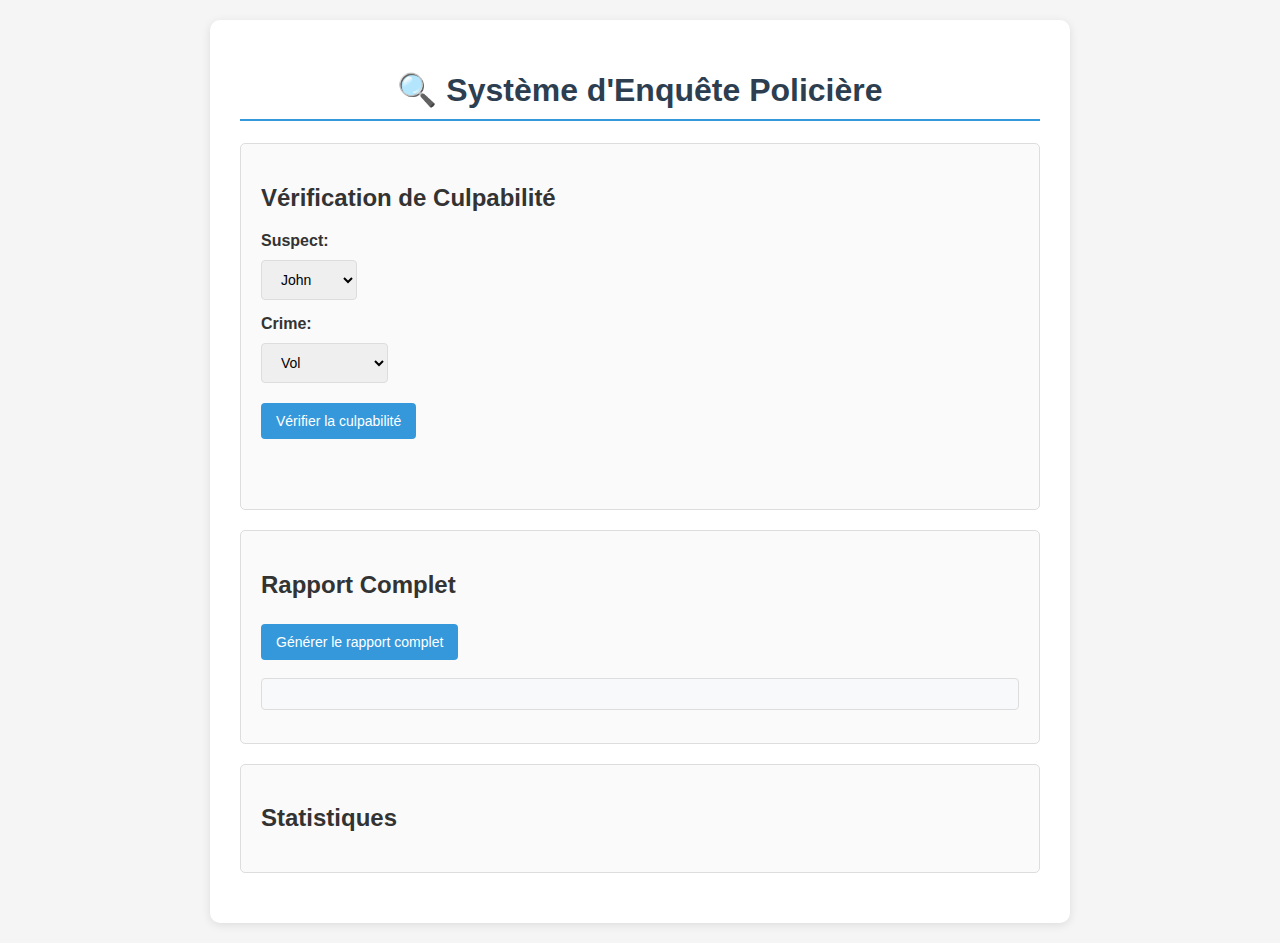
<file: projet-ia-enquete/web/index.html>
<!DOCTYPE html>
<html lang="fr">
<head>
    <meta charset="UTF-8">
    <title>Système d'Enquête Policière</title>
    <link rel="stylesheet" href="style.css">
</head>
<body>
    <div class="container">
        <h1>🔍 Système d'Enquête Policière</h1>
        
        <div class="section">
            <h2>Vérification de Culpabilité</h2>
            <div class="form-group">
                <label for="suspectSelect">Suspect:</label>
                <select id="suspectSelect">
                    <option value="john">John</option>
                    <option value="mary">Mary</option>
                    <option value="alice">Alice</option>
                    <option value="bruno">Bruno</option>
                    <option value="sophie">Sophie</option>
                </select>
            </div>
            
            <div class="form-group">
                <label for="crimeSelect">Crime:</label>
                <select id="crimeSelect">
                    <option value="vol">Vol</option>
                    <option value="assassinat">Assassinat</option>
                    <option value="escroquerie">Escroquerie</option>
                </select>
            </div>
            
            <button onclick="checkGuilt()">Vérifier la culpabilité</button>
            <div id="result" class="result"></div>
        </div>

        <div class="section">
            <h2>Rapport Complet</h2>
            <button onclick="generateReport()">Générer le rapport complet</button>
            <pre id="report" class="report"></pre>
        </div>

        <div class="section">
            <h2>Statistiques</h2>
            <div id="stats" class="stats"></div>
        </div>
    </div>

    <script src="app.js"></script>
</body>
</html>
</file>
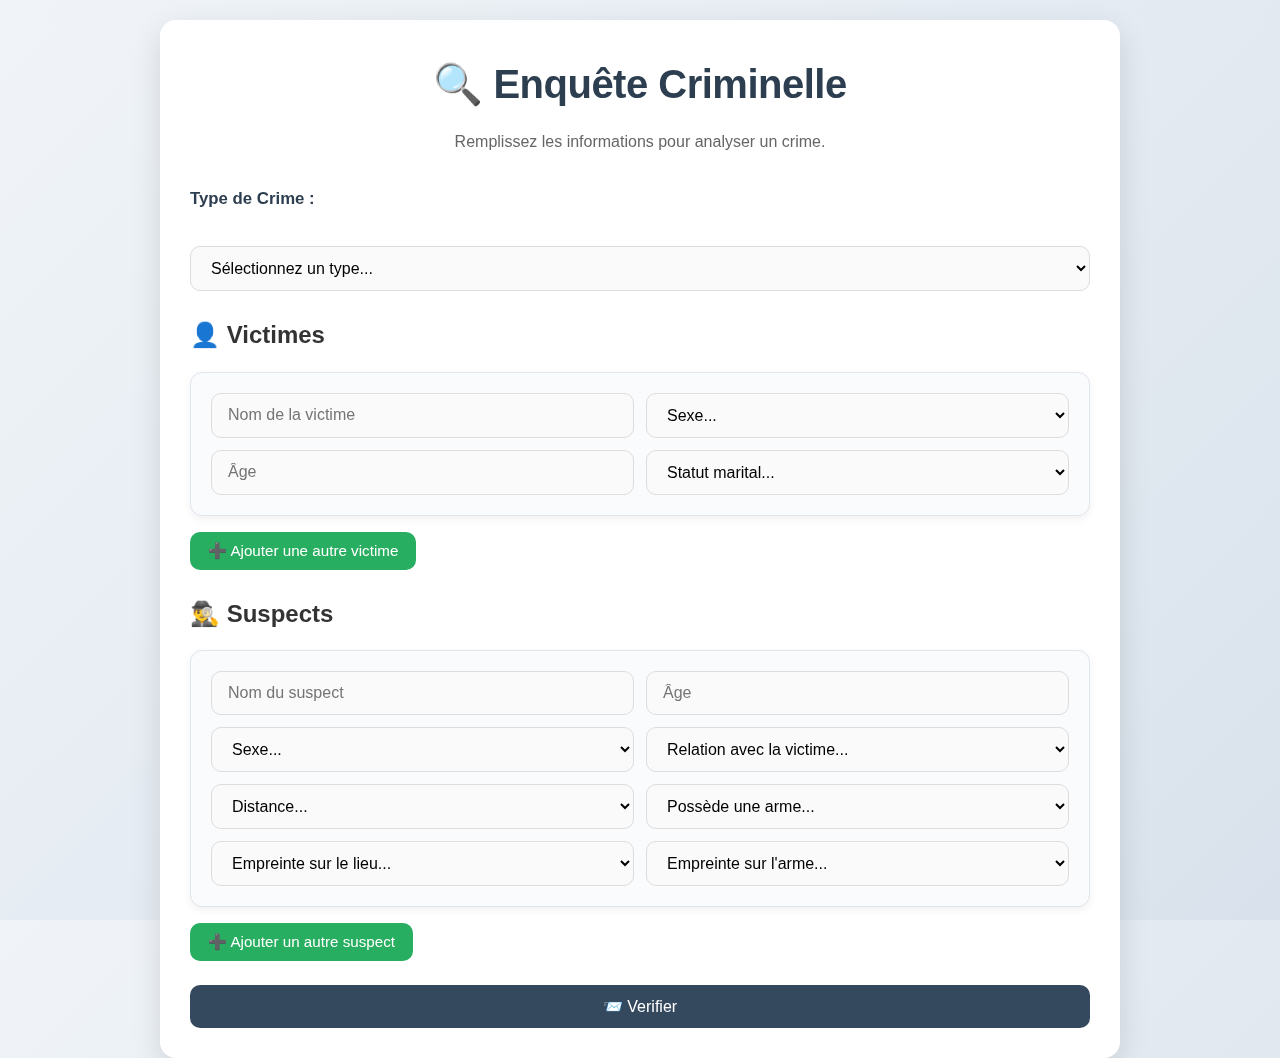
<file: projet-ia-enquete/web/html.html>
<!DOCTYPE html>
<html lang="fr">
<head>
  <meta charset="UTF-8">
  <meta name="viewport" content="width=device-width, initial-scale=1.0">
  <title>🔍 Enquête Criminelle</title>
  <link rel="stylesheet" href="css.css">
</head>
<body>
  <div class="container">
    <h1>🔍 Enquête Criminelle</h1>
    <p>Remplissez les informations pour analyser un crime.</p>

    <form id="crimeForm">
      <!-- Type de crime -->
      <label for="crimeType">Type de Crime :</label>
      <select id="crimeType" required>
        <option value="">Sélectionnez un type...</option>
        <option value="meurtre">Meurtre</option>
        <option value="vol">Vol</option>
        <option value="escroquerie">Escroquerie</option>
        <option value="viol">Viol</option>
      </select>

      <!-- Victimes -->
      <div class="victims-section" id="victimsSection">
        <h2>👤 Victimes</h2>
        <div class="victim-input">
          <input type="text" class="victim-name" placeholder="Nom de la victime" required>
          <select class="victim-sex" required>
            <option value="">Sexe...</option>
            <option value="homme">Homme</option>
            <option value="femme">Femme</option>
            <option value="autre">Autre</option>
          </select>
          <input type="number" class="victim-age" placeholder="Âge" min="0" required>
          <select class="victim-marital" required>
            <option value="">Statut marital...</option>
            <option value="marie">Marié</option>
            <option value="celibataire">Célibataire</option>
          </select>

          <!-- Spécifique Meurtre -->
          <div class="death-time" style="display:none; grid-column: span 2;">
            <input type="time" class="victim-death-time" placeholder="Heure du décès">
          </div>

          <!-- Spécifique Escroquerie -->
          <div class="victim-fraud" style="display:none; grid-column: span 2;">
            <input type="number" class="victim-loss" placeholder="Montant escroqué">
            <select class="victim-method" required>
                <option value="">Mode opératoire...</option>
                <option value="phishing">Phishing</option>
                <option value="arnaque_telephone">Arnaque par téléphone</option>
                <option value="faux_site">Faux site web</option>
                <option value="cheque_frauduleux">Chèque frauduleux</option>
                <option value="autre">Autre</option>
            </select>
        </div>
        </div>
        <button type="button" id="addVictim">➕ Ajouter une autre victime</button>
      </div>

      <!-- Suspects -->
      <div class="suspects-section" id="suspectsSection">
        <h2>🕵️‍♂️ Suspects</h2>
        <div class="suspect-input">
          <input type="text" class="suspect-name" placeholder="Nom du suspect" required>
          <input type="number" class="suspect-age" placeholder="Âge" min="0" required>
          <select class="suspect-sex" required>
            <option value="">Sexe...</option>
            <option value="homme">Homme</option>
            <option value="femme">Femme</option>
            <option value="autre">Autre</option>
          </select>
          <select class="suspect-relation" required>
            <option value="">Relation avec la victime...</option>
            <option value="ami">Ami</option>
            <option value="employeur">Employeur</option>
            <option value="dette">Dette</option>
            <option value="employee">Employé</option>
          </select>
          <select class="suspect-distance" required>
            <option value="">Distance...</option>
            <option value="pret">Près</option>
            <option value="loin">Loin</option>
          </select>
          <select class="suspect-arme" required>
            <option value="">Possède une arme...</option>
            <option value="oui">Oui</option>
            <option value="non">Non</option>
          </select>
          <select class="suspect-empreinte-lieu" required>
            <option value="">Empreinte sur le lieu...</option>
            <option value="oui">Oui</option>
            <option value="non">Non</option>
          </select>
          <select class="suspect-empreinte-arme" required>
            <option value="">Empreinte sur l'arme...</option>
            <option value="oui">Oui</option>
            <option value="non">Non</option>
          </select>
        </div>
        <button type="button" id="addSuspect">➕ Ajouter un autre suspect</button>
      </div>

      <!-- Bouton soumission -->
      <button type="submit">📨 Verifier</button>
    </form>
  </div>

  <!-- Modal résultat -->
  <div id="resultModal" class="modal">
    <div class="modal-content">
      <span id="closeModal" class="close">&times;</span>
      <h2>🔎 Résultat de l'analyse</h2>
      <div id="modalResult"></div>
    </div>
  </div>

  <script src="script.js"></script>
</body>
</html>
</file>
<file: projet-ia-enquete/web/style.css>
body {
    font-family: 'Arial', sans-serif;
    margin: 0;
    padding: 20px;
    background-color: #f5f5f5;
    color: #333;
}

.container {
    max-width: 800px;
    margin: 0 auto;
    background: white;
    padding: 30px;
    border-radius: 10px;
    box-shadow: 0 2px 10px rgba(0,0,0,0.1);
}

h1 {
    color: #2c3e50;
    text-align: center;
    border-bottom: 2px solid #3498db;
    padding-bottom: 10px;
}

.section {
    margin: 20px 0;
    padding: 20px;
    border: 1px solid #ddd;
    border-radius: 5px;
    background: #fafafa;
}

.form-group {
    margin: 10px 0;
}

label {
    display: block;
    margin-bottom: 5px;
    font-weight: bold;
}

select, button {
    padding: 10px 15px;
    margin: 5px 0;
    border: 1px solid #ddd;
    border-radius: 4px;
    font-size: 14px;
}

button {
    background: #3498db;
    color: white;
    border: none;
    cursor: pointer;
    transition: background 0.3s;
}

button:hover {
    background: #2980b9;
}

.result {
    margin-top: 15px;
    padding: 15px;
    border-radius: 4px;
    font-weight: bold;
}

.result.guilty {
    background: #e74c3c;
    color: white;
}

.result.innocent {
    background: #27ae60;
    color: white;
}

.report {
    background: #f8f9fa;
    padding: 15px;
    border: 1px solid #ddd;
    border-radius: 4px;
    max-height: 300px;
    overflow-y: auto;
}

.stats {
    display: grid;
    grid-template-columns: repeat(auto-fit, minmax(200px, 1fr));
    gap: 10px;
}

.stat-item {
    background: #ecf0f1;
    padding: 10px;
    border-radius: 4px;
    text-align: center;
}
</file>
<file: projet-ia-enquete/web/css.css>
/* Réinitialisation */
* {
    box-sizing: border-box;
    margin: 0;
    padding: 0;
}

html, body {
    height: 100%;
    font-family: 'Segoe UI', Tahoma, Geneva, Verdana, sans-serif;
    background: linear-gradient(135deg, #f0f4f8, #d9e2ec);
    color: #333;
    line-height: 1.7;
}

.container {
    max-width: 960px;
    margin: 20px auto;
    padding: 30px;
    background: #ffffff;
    border-radius: 16px;
    box-shadow: 0 10px 30px rgba(0, 0, 0, 0.12);
    backdrop-filter: blur(10px);
    overflow: hidden;
}

h1 {
    text-align: center;
    font-size: 2.5em;
    color: #2c3e50;
    font-weight: 600;
    margin-bottom: 10px;
    letter-spacing: -0.5px;
}

.container p {
    text-align: center;
    color: #666;
    font-size: 1em;
    margin-bottom: 30px;
}

form {
    display: flex;
    flex-direction: column;
    gap: 24px;
}

label {
    font-weight: 600;
    color: #2c3e50;
    margin-bottom: 8px;
    font-size: 1.05em;
}

select, input[type="text"], input[type="number"], input[type="time"] {
    width: 100%;
    padding: 12px 16px;
    border: 1px solid #ddd;
    border-radius: 10px;
    font-size: 1em;
    transition: all 0.3s ease;
    background: #fafafa;
}

select:focus, input:focus {
    border-color: #3498db;
    outline: none;
    box-shadow: 0 0 0 3px rgba(52, 152, 219, 0.15);
    background: #ffffff;
    transform: scale(1.01);
}

button {
    padding: 12px 20px;
    background: #34495e;
    color: white;
    border: none;
    border-radius: 10px;
    cursor: pointer;
    font-size: 1em;
    font-weight: 500;
    transition: all 0.3s ease;
    text-align: center;
}

button:hover {
    background: #2c3e50;
    transform: translateY(-2px);
    box-shadow: 0 6px 16px rgba(0, 0, 0, 0.2);
}

button:active {
    transform: translateY(0);
}

#addVictim, #addSuspect {
    background: #27ae60;
    align-self: flex-start;
    padding: 10px 18px;
    font-size: 0.95em;
}

#addVictim:hover, #addSuspect:hover {
    background: #219e4f;
}

.victims-section, .suspects-section {
    display: flex;
    flex-direction: column;
    gap: 16px;
}

.victim-input, .suspect-input {
    display: grid;
    grid-template-columns: 1fr 1fr;
    gap: 12px;
    padding: 20px;
    background: #f9fbfd;
    border: 1px solid #e0e6ed;
    border-radius: 12px;
    box-shadow: 0 3px 8px rgba(0, 0, 0, 0.06);
    position: relative;
}

.victim-input > *, .suspect-input > * {
    margin: 0;
}

@media (max-width: 768px) {
    .victim-input, .suspect-input {
        grid-template-columns: 1fr;
    }
}

.remove {
    background: #e74c3c;
    color: white;
    border: none;
    padding: 8px 12px;
    border-radius: 8px;
    font-size: 0.9em;
    cursor: pointer;
    justify-self: end;
    align-self: flex-end;
    transition: background 0.3s;
}

.remove:hover {
    background: #c0392b;
}

/* Modal */
.modal {
    display: none;
    position: fixed;
    z-index: 1000;
    left: 0;
    top: 0;
    width: 100%;
    height: 100%;
    background: rgba(0, 0, 0, 0.7);
    justify-content: center;
    align-items: center;
    animation: fadeIn 0.3s ease;
}

.modal-content {
    background: #fff;
    padding: 24px;
    border-radius: 16px;
    max-width: 600px;
    width: 90%;
    box-shadow: 0 10px 30px rgba(0, 0, 0, 0.2);
    position: relative;
    max-height: 90vh;
    overflow-y: auto;
}

.close {
    position: absolute;
    top: 16px;
    right: 16px;
    font-size: 28px;
    font-weight: bold;
    color: #aaa;
    cursor: pointer;
    transition: color 0.3s;
}

.close:hover {
    color: #000;
}

.modal h2 {
    margin-bottom: 16px;
    color: #2c3e50;
}

/* Résultats du modal */
#modalResult {
    font-size: 0.95em;
    line-height: 1.6;
    color: #2c3e50;
}

.result-section {
    margin-bottom: 18px;
    padding: 14px;
    background: #f9f9f9;
    border-left: 5px solid #3498db;
    border-radius: 8px;
    box-shadow: 0 2px 6px rgba(0,0,0,0.05);
}

.result-section h3 {
    margin: 0 0 10px;
    font-size: 1.2em;
    color: #2980b9;
    display: flex;
    align-items: center;
    gap: 8px;
}

.result-section ul {
    list-style: none;
    padding-left: 0;
}

.result-section li {
    margin-bottom: 10px;
    padding: 12px;
    background: #ffffff;
    border-radius: 8px;
    border: 1px solid #e0e0e0;
    box-shadow: 0 2px 6px rgba(0,0,0,0.05);
    line-height: 1.5;
}

.error {
    color: #c0392b;
    background: #fdf2f2;
    padding: 16px;
    border-radius: 8px;
    border-left: 5px solid #e74c3c;
}

.error code {
    background: #eee;
    padding: 2px 6px;
    border-radius: 4px;
    font-size: 0.9em;
}

@keyframes fadeIn {
    from { opacity: 0; transform: translateY(-20px); }
    to { opacity: 1; transform: translateY(0); }
}

@media (max-width: 600px) {
    .container {
        padding: 20px;
        margin: 10px;
    }
    h1 {
        font-size: 2em;
    }
    button {
        font-size: 0.95em;
        padding: 10px 16px;
    }
    .victim-input, .suspect-input {
        padding: 16px;
    }
}
/* Style pour les suspects */
.suspect-item {
    margin-bottom: 12px;
    padding: 14px;
    background: #ffffff;
    border-radius: 10px;
    border: 1px solid #e0e0e0;
    box-shadow: 0 2px 6px rgba(0,0,0,0.05);
    line-height: 1.6;
    transition: all 0.3s;
}

.suspect-item:hover {
    transform: translateY(-2px);
    box-shadow: 0 4px 12px rgba(0,0,0,0.1);
}

/* Coupable mis en évidence */
.suspect-item.assassin {
    background: #fff8f0;
    border: 1px solid #f39c12;
    border-left: 5px solid #e67e22;
    font-weight: 600;
    color: #d35400;
}

.suspect-item.assassin small {
    color: #e67e22;
}

/* Badge Coupable */
.badge {
    font-size: 0.8em;
    font-weight: bold;
    color: #fff;
    background: #e67e22;
    padding: 2px 8px;
    border-radius: 20px;
    margin-left: 8px;
    vertical-align: middle;
}

/* Responsive */
@media (max-width: 600px) {
    .suspect-item, .result-section li {
        font-size: 0.9em;
        padding: 10px;
    }
    .badge {
        font-size: 0.75em;
        padding: 2px 6px;
    }
}
</file>
